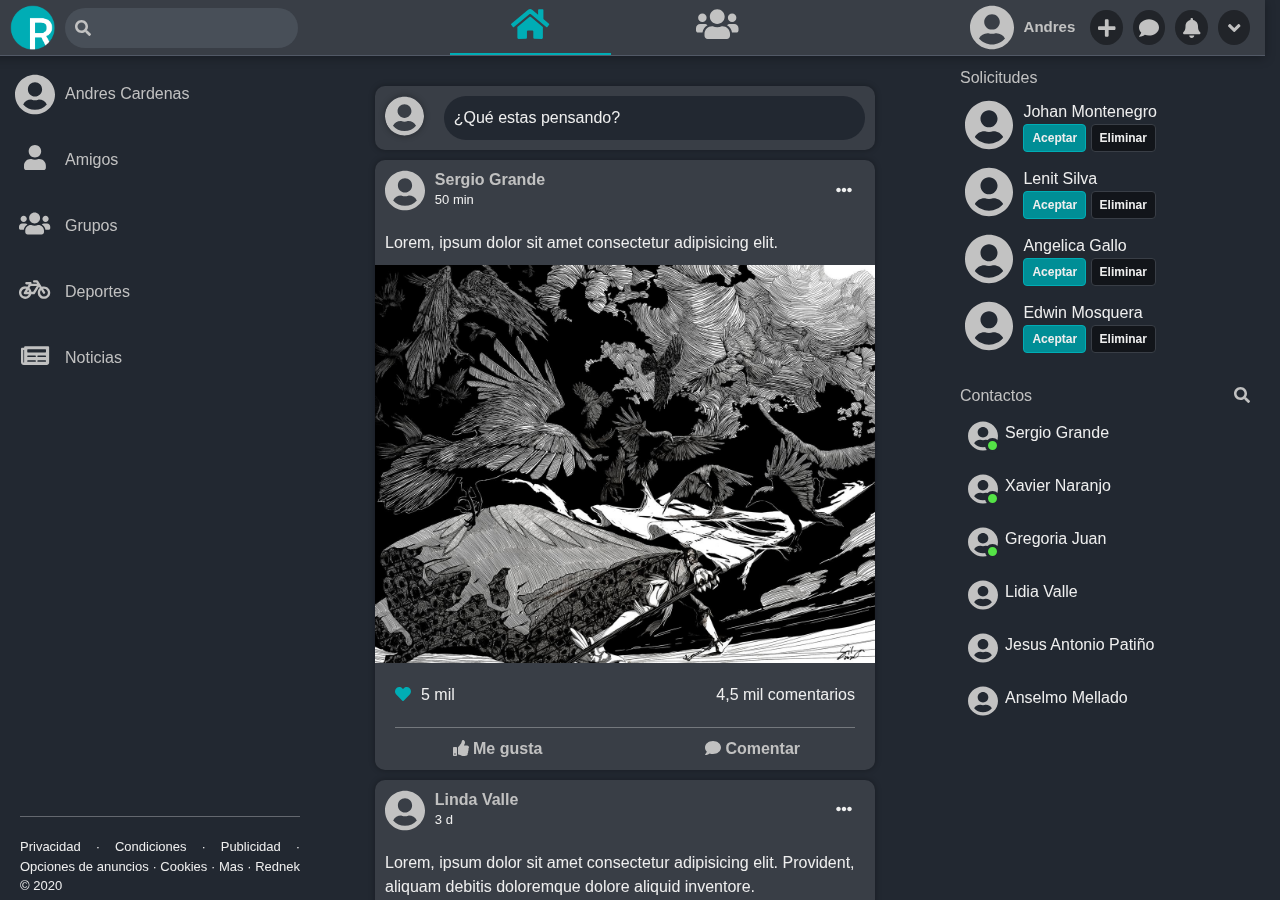
<file: index.html>
<!doctype html>
<html lang="es">

<head>
  <title>Home - Rednek</title>
  <!-- Required meta tags -->

  <meta name="description" content="descripcion.">
  <meta property="og:type" content="website">
  <meta property="og:title" content="RedNek.">
  <meta property="og:description" content="og descroption.">
  <meta property="og:site_name" content="RedNek">
  <meta name="twitter:card" content="summary">
  <meta name="twitter:site" content="@Iron_Maiden_29">
  <meta name="twitter:creator" content="@Iron_Maiden_29">
  <meta property="og:image" content="http://nekdress.servegame.com:5500/assets/icon.webp">

  <link rel="image_src" href="http://nekdress.servegame.com:5500/assets/icon.webp">

  <meta charset="utf-8">
  <meta name="viewport" content="width=device-width, initial-scale=1, shrink-to-fit=no">
  <link rel="shortcut icon" href="assets/icon.webp" type="image/x-icon">

  <!-- Bootstrap CSS -->  
  <link rel="stylesheet" href="assets/bootstrap/css/bootstrap.css">

  <!-- FA4 -->
  <link rel="stylesheet" href="assets/fa4/css/all.css">

  <!-- CSS's -->
  <link rel="stylesheet" href="assets/css/colores.css"><!-- Colores -->
  <link rel="stylesheet" href="assets/css/index.css">

</head>

<body>
  <div class="redactar">
    <div class="contenedor-redactar">
      <div class="header-redactar">
        <div class="title">Crear publicacion</div>
        <div class="btn-cerrar">
          <i class="fa fa-times" aria-hidden="true"></i>
        </div>
      </div>
      <hr>
      <div class="contenido-redactar">
        <div class="texto-redactado" contenteditable placeholder="¿Qué estás pensando, Andrés?"></div>
        <div class="agregar-a-publicacion">
          <div>Agregar a tu publicacion</div>
          <div class="botonera">
            <span class="image"><i class="fas fa-images"></i></span>
            <span class="video"><i class="fas fa-video"></i></span>
          </div>
        </div>
      </div>
      <button type="button" name="" id="" class="btn">Publicar</button>
    </div>
  </div>

  <div class="contenedor">
    <div class="row header">
      <div class="col-3">
        <div class="navegador">
          <img src="assets/icon.webp" alt="navegador">
          <form action="">
            <i class="fa fa-search" aria-hidden="true"></i>
            <input type="search" name="busqueda" id="busqueda">
          </form>
        </div>
      </div>
      <div class="col-6">
        <div class="botonera">
          <a href="#" class="active"><i class="fa fa-home"></i></a>
          <a href="#"><i class="fa fa-users"></i></a>
        </div>
      </div>
      <div class="col-3">
        <div class="user">
          <img src="assets/img/user.svg" alt="user-default">
          <a href="" class="username">Andres</a>
          <a href="" class="icon"><i class="fa fa-plus" aria-hidden="true"></i></a>
          <a href="" class="icon"><i class="fa fa-comment" aria-hidden="true"></i></a>
          <a href="" class="icon"><i class="fa fa-bell" aria-hidden="true"></i></a>
          <a href="" class="icon"><i class="fas fa-angle-down"></i></a>

        </div>
      </div>
    </div>
    <div class="row base">
      <div class="col-3 info">
        <div class="contenido">
          <div class="botonera-col-izquierda">
            <ul>

              <li>
                <a href="#" class="usuario">
                  <div class="foto">
                    <img src="assets/img/user.svg">
                  </div>
                  <div class="nombre">
                    Andres Cardenas
                  </div>
                </a>
              </li>

              <li>
                <a href="#" class="grupo">
                  <div class="imagen">
                    <i class="fa fa-user" aria-hidden="true"></i>
                  </div>
                  <div class="titulo">
                    Amigos
                  </div>
                </a>
              </li>

              <li>
                <a href="#" class="grupo">
                  <div class="imagen">
                    <i class="fa fa-users" aria-hidden="true"></i>
                  </div>
                  <div class="titulo">
                    Grupos
                  </div>
                </a>
              </li>

              <li>
                <a href="#" class="grupo">
                  <div class="imagen">
                    <i class="fa fa-bicycle" aria-hidden="true"></i>
                  </div>
                  <div class="titulo">
                    Deportes
                  </div>
                </a>
              </li>

              <li>
                <a href="#" class="grupo">
                  <div class="imagen">
                    <i class="fa fa-newspaper" aria-hidden="true"></i>
                  </div>
                  <div class="titulo">
                    Noticias
                  </div>
                </a>
              </li>

            </ul>
          </div>

          <hr>

          <p>
            Privacidad · Condiciones · Publicidad · Opciones de anuncios · Cookies · Mas · Rednek © 2020
          </p>

        </div>
      </div>
      <!-- ###### CONTENIDO CENTRAL ###### -->
      <div class="col-6 content">
        <div class="publicar">
          <form action="">
            <div class="imagen">
              <img src="assets/img/user.svg" alt="">
            </div>
            <div class="texto">¿Qué estas pensando?</div>
          </form>
        </div>

        <div class="publicacion">

          <div class="header-publicacion">
            <div class="foto">
              <img src="assets/img/user.svg" alt="usuario">
            </div>
            <div class="usuario-detalles">
              <div class="usuario">
                <a href="#">Sergio Grande</a>
              </div>
              <div class="detalles">
                <div class="tiempo">
                  50 min
                </div>
              </div>
            </div>
            <div class="options">
              <div class="btn">
                <i class="fas fa-ellipsis-h"></i>
              </div>
            </div>
          </div>

          <div class="contenido-publicacion">
            <div class="texto">
              Lorem, ipsum dolor sit amet consectetur adipisicing elit.
            </div>
            <div class="imagen">
              <img src="assets/img/publicaciones/prueba1.jpg" alt="prueba">
            </div>
            <div class="interaciones">
              <div class="likes">
                <div class="gesto">
                  <i class="fas fa-heart"></i>
                </div>
                <div class="nlikes">
                  5 mil
                </div>
              </div>
              <div class="ncomentarios">
                4,5 mil comentarios
              </div>
            </div>
            <hr>
            <div class="botones">
              <button type="button" name="" id="" class="btn btn-like">
                <i class="fas fa-thumbs-up"></i> Me gusta
              </button>
              <button type="button" name="" id="" class="btn btn-comentar">
                <i class="fa fa-comment" aria-hidden="true"></i> Comentar
              </button>
            </div>
          </div>
        </div>

        <div class="publicacion">

          <div class="header-publicacion">
            <div class="foto">
              <img src="assets/img/user.svg" alt="usuario">
            </div>
            <div class="usuario-detalles">
              <div class="usuario">
                <a href="#">Linda Valle</a>
              </div>
              <div class="detalles">
                <div class="tiempo">
                  3 d
                </div>
              </div>
            </div>
            <div class="options">
              <div class="btn">
                <i class="fas fa-ellipsis-h"></i>
              </div>
            </div>
          </div>

          <div class="contenido-publicacion">
            <div class="texto">
              Lorem, ipsum dolor sit amet consectetur adipisicing elit. Provident, aliquam debitis doloremque dolore
              aliquid inventore.
            </div>
            <div class="imagen">
              <img src="assets/img/publicaciones/prueba2.jpg" alt="prueba">
            </div>
            <div class="interaciones">
              <div class="likes">
                <div class="gesto">
                  <i class="fas fa-heart"></i>
                </div>
                <div class="nlikes">
                  13
                </div>
              </div>
              <div class="ncomentarios">
                2 comentarios
              </div>
            </div>
            <hr>
            <div class="botones">
              <button type="button" name="" id="" class="btn btn-like active">
                <i class="fas fa-thumbs-up"></i> Me gusta
              </button>
              <button type="button" name="" id="" class="btn btn-comentar">
                <i class="fa fa-comment" aria-hidden="true"></i> Comentar
              </button>
            </div>
            <hr>
            <div class="comentarios">
              <div class="ver-mas">
                Ver mas comentarios
              </div>
              <div class="contenedor-comentarios">
                
                <div class="comentario-usuario">
                  <div class="foto">
                    <img src="assets/img/user.svg" alt="user">
                  </div>

                  <div class="comentario">
                    <div class="nombre-usuario">
                      Andres Cardenas
                    </div>
                    <div class="texto">
                      Lorem ipsum dolor sit amet consectetur adipisicing elit. Architecto eius tenetur ad quidem facilis esse pariatur nemo expedita culpa deserunt!
                    </div>
                    <div class="btns-hora">
                      <div class="btns">
                        <a href="">Me gusta</a>
                      </div>
                      ·
                      <div class="hora">
                        50 min
                      </div>
                    </div>
                  </div>

                </div>
              </div>

              <div class="comentar">
                <div class="foto">
                  <img src="assets/img/user.svg" alt="user">
                </div>
                <div class="caja-texto" contenteditable placeholder="Escribe un comentario..." name="texto"></div>
              </div>
            </div>
          </div>
        </div>

        <div class="publicacion">

          <div class="header-publicacion">
            <div class="foto">
              <img src="assets/img/user.svg" alt="usuario">
            </div>
            <div class="usuario-detalles">
              <div class="usuario">
                <a href="#">Anselmo Mellado</a>
              </div>
              <div class="detalles">
                <div class="tiempo">
                  4 h
                </div>
              </div>
            </div>
            <div class="options">
              <div class="btn">
                <i class="fas fa-ellipsis-h"></i>
              </div>
            </div>
          </div>

          <div class="contenido-publicacion">
            <div class="texto">
              Lorem ipsum dolor sit amet consectetur adipisicing elit. Quos, ipsa voluptates expedita laboriosam
              provident ea. Rem ex ratione in explicabo sint, deleniti itaque modi nisi, fugit quae commodi voluptatum
              corporis.
            </div>
            <div class="imagen">
              <img src="assets/img/publicaciones/prueba3.png" alt="prueba">
            </div>
            <div class="interaciones">
              <div class="likes">
                <div class="gesto">
                  <i class="fas fa-heart"></i>
                </div>
                <div class="nlikes">
                  152 mil
                </div>
              </div>
              <div class="ncomentarios">
                83 mil comentarios
              </div>
            </div>
            <hr>
            <div class="botones">
              <button type="button" name="" id="" class="btn btn-like">
                <i class="fas fa-thumbs-up"></i> Me gusta
              </button>
              <button type="button" name="" id="" class="btn btn-comentar">
                <i class="fa fa-comment" aria-hidden="true"></i> Comentar
              </button>
            </div>
          </div>
        </div>

      </div>

      <div class="col-3 information">

        <div class="solicitudes">
          <div class="header-solicitudes">
            Solicitudes
          </div>

          <div class="contenedor-solicitudes">
            <ul>

              <li>
                <a href="">
                  <img src="assets/img/user.svg" alt="user">

                  <div class="datos">
                    <div class="nombre">
                      Johan Montenegro
                    </div>
                    <form action="">
                      <button type="button" id="aceptar" class="btn btn-primary">Aceptar</button>
                      <button type="button" id="rechazar" class="btn btn-dark">Eliminar</button>
                    </form>
                  </div>
                </a>
              </li>

              <li>
                <a href="">
                  <img src="assets/img/user.svg" alt="user">

                  <div class="datos">
                    <div class="nombre">
                      Lenit Silva
                    </div>
                    <form action="">
                      <button type="button" id="aceptar" class="btn btn-primary">Aceptar</button>
                      <button type="button" id="rechazar" class="btn btn-dark">Eliminar</button>
                    </form>
                  </div>
                </a>
              </li>

              <li>
                <a href="">
                  <img src="assets/img/user.svg" alt="user">

                  <div class="datos">
                    <div class="nombre">
                      Angelica Gallo
                    </div>
                    <form action="">
                      <button type="button" id="aceptar" class="btn btn-primary">Aceptar</button>
                      <button type="button" id="rechazar" class="btn btn-dark">Eliminar</button>
                    </form>
                  </div>
                </a>
              </li>

              <li>
                <a href="">
                  <img src="assets/img/user.svg" alt="user">

                  <div class="datos">
                    <div class="nombre">
                      Edwin Mosquera
                    </div>
                    <form action="">
                      <button type="button" id="aceptar" class="btn btn-primary">Aceptar</button>
                      <button type="button" id="rechazar" class="btn btn-dark">Eliminar</button>
                    </form>
                  </div>
                </a>
              </li>

            </ul>
          </div>

        </div>

        <div class="contactos">
          <div class="header-contactos">
            <div class="titulo">
              Contactos
            </div>
            <div class="btns">
              <span>
                <i class="fa fa-search" aria-hidden="true"></i>
              </span>
            </div>
          </div>
          <div class="contenedor-contactos">
            <ul>

              <li>
                <a href="">
                  <div class="foto-y-estado active">
                    <img src="assets/img/user.svg" alt="user">
                    <div class="estado">
                    </div>
                  </div>
                  Sergio Grande
                </a>
              </li>

              <li>
                <a href="">
                  <div class="foto-y-estado active">
                    <img src="assets/img/user.svg" alt="user">
                    <div class="estado">
                    </div>
                  </div>
                  Xavier Naranjo
                </a>
              </li>

              <li>
                <a href="">
                  <div class="foto-y-estado active">
                    <img src="assets/img/user.svg" alt="user">
                    <div class="estado">
                    </div>
                  </div>
                  Gregoria Juan
                </a>
              </li>

              <li>
                <a href="">
                  <div class="foto-y-estado">
                    <img src="assets/img/user.svg" alt="user">
                    <div class="estado">
                    </div>
                  </div>
                  Lidia Valle
                </a>
              </li>

              <li>
                <a href="">
                  <div class="foto-y-estado">
                    <img src="assets/img/user.svg" alt="user">
                    <div class="estado">
                    </div>
                  </div>
                  Jesus Antonio Patiño
                </a>
              </li>

              <li>
                <a href="">
                  <div class="foto-y-estado">
                    <img src="assets/img/user.svg" alt="user">
                    <div class="estado">
                    </div>
                  </div>
                  Anselmo Mellado
                </a>
              </li>

            </ul>
          </div>
        </div>
      </div>
    </div>
  </div>


  <!-- jQuery first, then Popper.js, then Bootstrap JS -->
  <script src="assets/bootstrap/js/jquery.min.js"></script>
  <script src="assets/bootstrap/js/popper.min.js"></script>
  <script src="assets/bootstrap/js/bootstrap.js"></script>

  <!-- FA4 -->
  <script src="assets/fa4/js/all.js"></script>

  <!-- script's -->
  <script src="assets/js/index.js"></script>

</body>

</html>
</file>
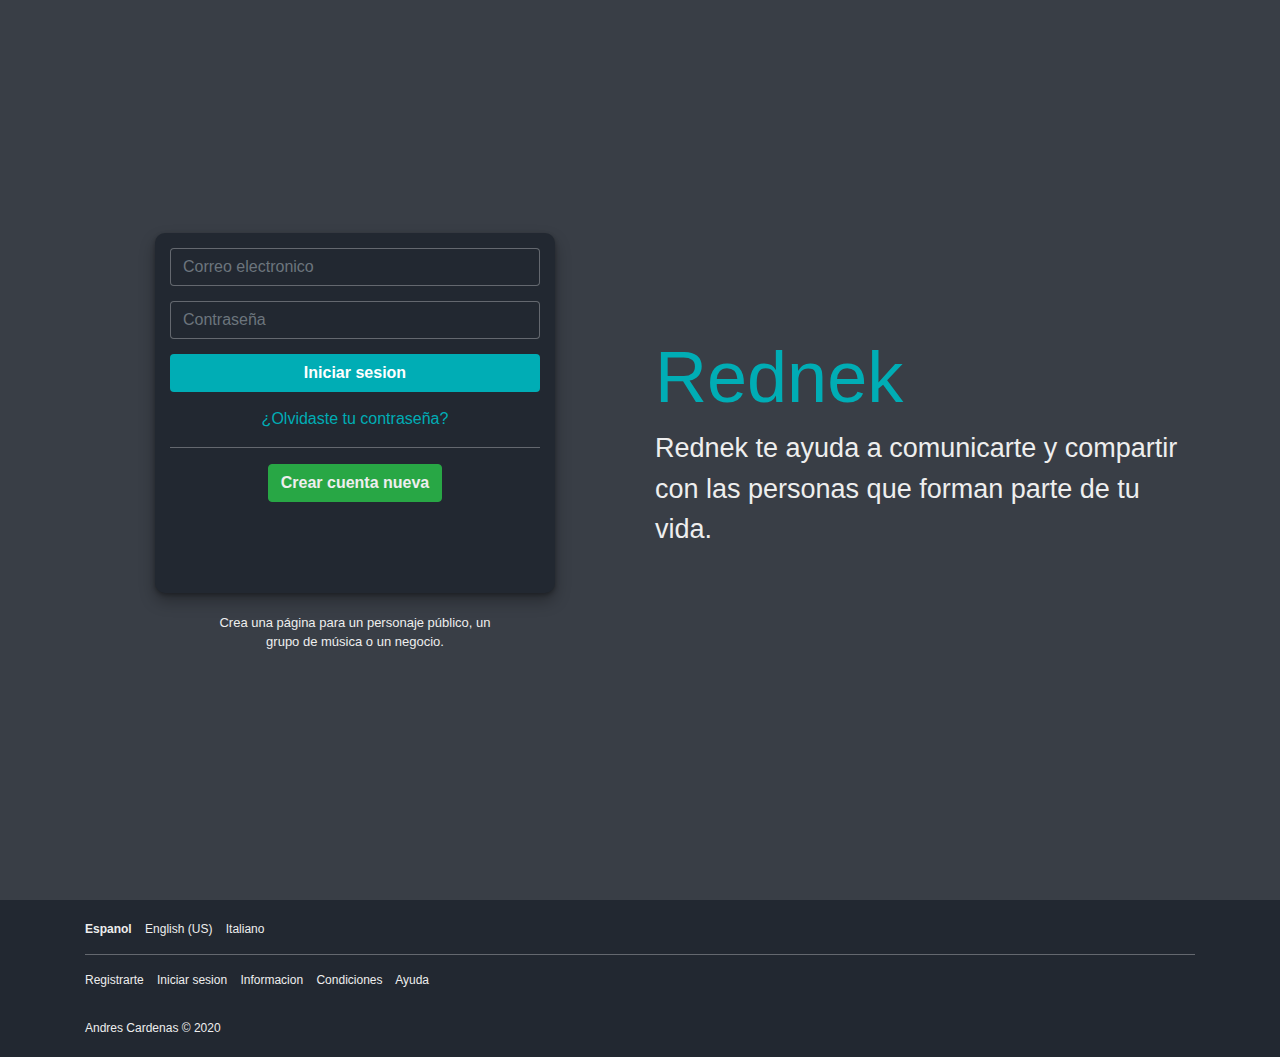
<file: login.html>
<!doctype html>
<html lang="es">

<head>
    <title>Inicio de sesion o registrarse - Rednek</title>
    <!-- Required meta tags -->
    <meta charset="utf-8">
    <meta name="viewport" content="width=device-width, user-scalable=no, initial-scale=1, maximum-scale=1">
    <link rel="shortcut icon" href="assets/favicon.ico" type="image/x-icon">

    <!-- Bootstrap CSS -->
    <link rel="stylesheet" href="assets/bootstrap/css/bootstrap.css">

    <!-- FA4 -->
    <link rel="stylesheet" href="assets/fa4/css/all.css">

    <!-- Css's -->
    <link rel="stylesheet" href="assets/css/login.css">
    <link rel="stylesheet" href="assets/css/scroll-bar.css">
    <link rel="stylesheet" href="assets/css/colores.css"><!-- Colores -->

</head>

<body>

    <div class="registro">
        <div class="contenedor">
            <div class="btn-cerrar">
                <i class="fa fa-times" aria-hidden="true"></i>
            </div>
            <h4>Registrarte</h4>
            <label for="">Es rapido y facil.</label>
            <hr>
            <form action="">
                <input type="text" name="nombrer" id="nombrer" placeholder="Nombre" autocomplete="off">
                <input type="text" name="apellidor" id="apellidor" placeholder="Apellido" autocomplete="off">
                <input type="email" name="emailr" id="emailr" placeholder="Correo electronico" autocomplete="off">
                <input type="password" name="passr" id="passr" placeholder="Contrasena nueva" autocomplete="off">
                <small>Fecha de nacimiento</small>
                <select name="dia" id="dia">
                    <option value="1" selected>1</option>
                    <option value="2">2</option>
                    <option value="3">3</option>
                    <option value="4">4</option>
                </select>
                <select name="mes" id="mes">
                    <option value="1" selected>Enero</option>
                    <option value="2">Febrero</option>
                    <option value="3">Marzo</option>
                    <option value="4">Abril</option>
                </select>
                <select name="anio" id="anio">
                    <option value="1" selected>1990</option>
                    <option value="2">1995</option>
                    <option value="3">2000</option>
                    <option value="4">2005</option>
                </select>
                <small>Sexo</small>
                <span>
                    <label for="mujer">Mujer</label>
                    <input type="radio" name="sexo" value="1">
                </span>
                <span>
                    <label for="mujer">Hombre</label>
                    <input type="radio" name="sexo" value="2">
                </span>
                <span>
                    <label for="mujer">Personalizado</label>
                    <input type="radio" name="sexo" value="3">
                </span>
                <div class="politica">
                    Al hacer clic en "Registrarte", aceptas nuestras Condiciones, la <a href="#">Política de datos</a> y
                    la <a href="#">Política de cookies</a>. Es posible que te enviemos notificaciones por SMS, que
                    puedes desactivar cuando quieras.
                </div>
                <div class="btn-registrarse">
                    <input type="submit" value="Registrarte" class="btn btn-success">
                </div>
            </form>
        </div>
    </div>

    <div class="container contenido">
        <div class="row">
            <div class="col">
                <div class="login">
                    <h1 class="display-4" id="prueba">Rednek</h1>
                    <form action="">
                        <input type="email" name="email" id="email" class="form-control"
                            placeholder="Correo electronico" autocomplete="off">
                        <input type="password" name="pass" id="pass" class="form-control" placeholder="Contraseña"
                            autocomplete="off">
                        <input type="submit" value="Iniciar sesion" class="form-control">
                        <a href="#">¿Olvidaste tu contraseña?</a>
                        <hr>
                        <a class="btn btn-success" role="button">Crear cuenta nueva</a>
                    </form>
                    <p>Crea una página para un personaje público, un grupo de música o un negocio.
                    </p>
                </div>
            </div>
            <div class="col bnv">
                <div class="bienvenida">
                    <h1 class="display-3" id="prueba">Rednek</h1>
                    <p>Rednek te ayuda a comunicarte y compartir con las personas que forman parte de tu vida.</p>
                </div>
            </div>
        </div>
    </div>
    <div class="footer">
        <div class="container">
            <div class="idioma">
                <a href="#" class="active">Espanol</a>
                <a href="#">English (US)</a>
                <a href="#">Italiano</a>
            </div>
            <hr>
            <div class="links">
                <a href="#">Registrarte</a>
                <a href="#">Iniciar sesion</a>
                <a href="#">Informacion</a>
                <a href="#">Condiciones</a>
                <a href="#">Ayuda</a>
            </div>
            <div class="copyrigth">
                Andres Cardenas &copy; 2020
            </div>
        </div>
    </div>


    <!-- jQuery first, then Popper.js, then Bootstrap JS -->
    <script src="assets/bootstrap/js/jquery.min.js"></script>
    <script src="assets/bootstrap/js/popper.min.js"></script>
    <script src="assets/bootstrap/js/bootstrap.js"></script>

    <!-- FA4 -->
    <script src="assets/fa4/js/all.js"></script>

    <!-- Script's -->
    <script src="assets/js/menu-registro.js"></script>
</body>

</html>
</file>
<file: assets/css/colores.css>
:root {
    --girs-oscuro: #222831;
    --girs-oscuro-transpoarente: #0a0b0cc9;
    --girs-claro: #393e46;
    --azul-celeste: #00adb5;
    --azul-celeste-hover: #008e96;
    --blanco-socuro: #eeeeee;
    --gris-botones-hover: #12151a;
    --status-active: #54e346;
    --letras-grises: #C1C1C1;
}
</file>
<file: assets/css/index.css>
:root {
    --girs-oscuro: #222831;
    --girs-oscuro-transpoarente: #0a0b0cc9;
    --girs-claro: #393e46;
    --azul-celeste: #00adb5;
    --azul-celeste-hover: #008e96;
    --blanco-socuro: #eeeeee;
    --gris-botones-hover: #12151a;
    --status-active: #54e346;
    --letras-grises: #C1C1C1;
}



hr {
    border-top: 1px solid rgba(255, 255, 255, .3);
    margin: 0 20px;
}

.redactar {
    width: 100vw;
    height: 100vh;
    position: fixed;
    background: var(--girs-oscuro-transpoarente);
    z-index: 1001;
    display: none;
    align-items: center;
    justify-content: center;
}

.redactar .contenedor-redactar {
    background: var(--girs-claro);
    width: 500px;
    padding: 10px;
    border-radius: 10px;
    color: var(--blanco-socuro);
    position: relative;
    border: 1px solid rgba(131, 131, 131, 0.3);
    box-shadow: 0 0 6px  1px black;
}

.redactar .contenedor-redactar .title {
    font-weight: 700;
    margin: 10px 0px;
    text-align: center;
    font-size: 20px;
}

.redactar .contenedor-redactar .btn-cerrar {
    position: absolute;
    top: 10px;
    right: 15px;
    font-size: 20px;
    background: var(--gris-botones-hover);
    padding: 2px 10px;
    border-radius: 50px;
    cursor: pointer;
    transition: all .3s;
}

.redactar .contenedor-redactar .btn-cerrar:hover {
    background: var(--girs-oscuro);
    transition: all .1s;
}

.redactar .contenedor-redactar .contenido-redactar .texto-redactado {
    margin: 20px 20px;
    font-size: 20px;
    font-weight: 400;
    min-height: 80px;
    cursor: text;
}

[contenteditable][placeholder]:empty:before {
    content: attr(placeholder);
    position: absolute;
    color: gray;
    background-color: transparent;
}
  

.redactar .contenedor-redactar .contenido-redactar .agregar-a-publicacion {
    display: flex;
    justify-content: space-between;
    align-items: center;
    margin: 0 20px;
    border: 1px solid rgba(255, 255, 255, .3);
    padding: 15px 15px;
    border-radius: 10px;
}

.redactar .contenedor-redactar .contenido-redactar .agregar-a-publicacion .botonera span {
    padding: 7px 8px;
    font-size: 23px;
    cursor: pointer;
    border-radius: 20px;
}

.redactar .contenedor-redactar .contenido-redactar .agregar-a-publicacion .botonera span:hover {
    background: #12151a;
}

.redactar .contenedor-redactar .contenido-redactar .agregar-a-publicacion .botonera span:nth-child(1) {
    color: #54b94b;
}

.redactar .contenedor-redactar .contenido-redactar .agregar-a-publicacion .botonera span:nth-child(2) {
    color: rgb(230, 75, 75);
}

.redactar .contenedor-redactar button {
    background: var(--azul-celeste-hover);
    margin: 20px 20px 0;
    border: var(--azul-celeste-hover);
    color: var(--blanco-socuro);
    width: 438px;
}

.redactar .contenedor-redactar button:focus {
    background: var(--azul-celeste);
    box-shadow: 0 0 3px var(--azul-celeste);
    border: none;
}

.redactar .contenedor-redactar button:hover {
    background: var(--azul-celeste);
    box-shadow: 0 0 3px var(--azul-celeste);
    border: none;

}

body {
    background: var(--girs-oscuro);
    overflow-x: hidden;
}

body .contenedor {
    overflow: hidden;
}

/* ###### HEADER ###### */

.contenedor .header {
    width: 100vw;
    height: 56px;
    background: var(--girs-claro);
    color: rgb(194, 194, 194);
    border-bottom: 1px solid #525966;
    position: fixed;
    box-shadow: 0 2px 10px rgba(0, 0, 0, 0.301);
    overflow: hidden;
}

.contenedor .header .navegador {
    max-width: 200px;
    height: 45px;
    display: flex;
    align-items: center;
    margin: 5px 10px;
}

.contenedor .header .navegador img {
    height: 100%;
    object-fit: contain;
}

.contenedor .header .navegador form {
    display: flex;
    align-items: center;
    background: #484f58;
    padding: 7px 10px;
    margin-left: 10px;
    border-radius: 20px;
}

.contenedor .header .navegador form input {
    background: #484f58;
    border: 0px;
    color: var(--blanco-socuro);
    margin-left: 7px;
    width: 190px;
}

.contenedor .header .navegador form input:focus {
    outline: 0px;
}

.contenedor .header .botonera {
    /* background: #000; */
    height: 100%;
    text-align: center;
}

.contenedor .header .botonera a {
    color: rgb(194, 194, 194);
    cursor: pointer;
    padding: 9px 10%;
    margin: 0 10px;
    font-size: 34px;
}

.contenedor .header .botonera a.active {
    border-bottom: 2px var(--azul-celeste) solid;
    color: var(--azul-celeste);
}

.contenedor .header .user {
    height: 45px;
    width: 100%;
    display: flex;
    align-items: center;
    margin: 5px;
}

.contenedor .header .user img {
    height: 100%;
    margin: 0 10px 0 5px;
}

.contenedor .header .user a.username {
    color: rgb(194, 194, 194);
    font-size: 15px;
    font-weight: 600;
    margin: 0 10px 0 0;
}

.contenedor .header .user a.icon {
    color: rgb(194, 194, 194);
    font-size: 20px;
    margin: 5px;
    width: 35px;
    height: 35px;
    border-radius: 50%;
    background: #212429;
    display: flex;
    align-items: center;
    justify-content: center;
}

/* ###### FIN HEADER ###### */

/* BASE DE LA PAGINA */

.contenedor .base {
    position: fixed;
    width: 100vw;
    height: calc(100vh - 56px);
    top: 56px;
}

/* ###### COLUMNA IZQUIERDA ###### */

.contenedor .base .info {
    height: calc(100vh - 56px);
    color: var(--blanco-socuro);
    overflow-y: hidden;
    transition: all .3s;
}

.contenedor .base .info .contenido {
    width: 320px;
    scrollbar-color: var(--blanco-socuro) var(--girs-oscuro);
    scrollbar-width: thin;
}

.contenedor .base .info:hover {
    overflow-y: auto;
}

.contenedor .base .info::-webkit-scrollbar {
    background: var(--girs-claro);
    width: 5px;
}

.contenedor .base .info::-webkit-scrollbar-thumb {
    background: var(--letras-grises);
    border-radius: 30px;
} 

.contenedor .base .info .contenido .botonera-col-izquierda {
    min-height: calc(100vh - 150px);
}

.contenedor .base .info .contenido ul {
    padding-left: 10px ;
    padding-top: 0px;
}

.contenedor .base .info .contenido ul li {
    list-style: none;
    user-select: none;
    cursor: pointer;
    padding: 8px 5px;
    margin: 10px 10px 0 0;
}

.contenedor .base .info .contenido ul li:hover {
    background: var(--gris-botones-hover);
    border-radius: 10px;
}

.contenedor .base .info .contenido ul li .usuario {
    display: flex;
    align-items: center;
    text-decoration: none;
    color: var(--letras-grises);
    font-weight: 500;
}

.contenedor .base .info .contenido ul li .usuario .foto {
    width: 40px;
    height: 40px;
    margin-right: 10px;
}

.contenedor .base .info .contenido ul li .grupo {
    display: flex;
    align-items: center;
    text-decoration: none;
    color: var(--letras-grises);
    font-weight: 500;
}

.contenedor .base .info .contenido ul li .grupo .imagen {
    width: 40px;
    height: 40px;
    font-size: 25px;
    margin-right: 10px;
    text-align: center;
}

.contenedor .base .info .contenido p {
    font-size: 13px;
    margin: 20px;
    text-align: justify;
}

/* ###### FIN COLUMNA IZQUIERDA ###### */
/* ###### INICIO COLUMNA DERECHA ###### */

.contenedor .base .information {
    height: calc(100vh - 56px);
    overflow-y: hidden;
    scrollbar-color: var(--blanco-socuro) var(--girs-oscuro);
    scrollbar-width: thin;
}

.contenedor .base .information:hover {
    overflow-y: auto;
}

.contenedor .base .information::-webkit-scrollbar {
    background: var(--girs-claro);
    width: 5px;
}

.contenedor .base .information::-webkit-scrollbar-thumb {
    background: var(--letras-grises);
    border-radius: 30px;
} 

.contenedor .base .information::-moz-scrollbar {
    background: var(--girs-claro);
    width: 5px;
}

/* CONTACTOS */

.contenedor .base .information .contactos {
    overflow-y: auto;
}

.contenedor .base .information .contactos .header-contactos {
    display: flex;
    color: var(--letras-grises);
    justify-content: space-between;
    padding: 10px 10px 0 0;
    width: 300px;
}

.contenedor .base .information .contactos .contenedor-contactos {
    width: 95%;
    width: 300px;
}

.contenedor .base .information .contactos .contenedor-contactos ul {
    padding-left: 0px;
}

.contenedor .base .information .contactos .contenedor-contactos ul li {
    list-style: none;
    margin: 5px 0;
    padding: 8px;
    border-radius: 10px;
    cursor: pointer;
}

.contenedor .base .information .contactos .contenedor-contactos ul li:hover{
    background: var(--gris-botones-hover);    
}

.contenedor .base .information .contactos .contenedor-contactos ul li a {
    text-decoration: none;
    color: var(--blanco-socuro);
    font-weight: 500;
    display: flex;
}

.contenedor .base .information .contactos .contenedor-contactos ul li a .foto-y-estado {
    height: 32px;
    width: 32px;
    position: relative;
    margin-right: 5px;
}


.contenedor .base .information .contactos .contenedor-contactos ul li a .foto-y-estado img{
    height: 30px;
    width: 30px;
    object-fit: cover;
    margin-right: 10px;
}

.contenedor .base .information .contactos .contenedor-contactos ul li a .foto-y-estado .estado{
    display: none;
}


.contenedor .base .information .contactos .contenedor-contactos ul li a .foto-y-estado.active .estado{
    display: block;
    background: var(--status-active);
    width: 15px;
    height: 15px;
    position: absolute;
    bottom: 0px;
    right: 0px;
    border-radius: 50px;
    border: 3px solid var(--girs-oscuro);
}

/* HEADER SOLICITUDES */

.contenedor .base .information  .header-solicitudes {
    display: flex;
    color: var(--letras-grises);
    justify-content: space-between;
    padding: 10px 50px 0 0;
}

.contenedor .base .information  .contenedor-solicitudes {
    width: 95%;
}

.contenedor .base .information  .contenedor-solicitudes ul {
    padding-left: 0px;
}

.contenedor .base .information  .contenedor-solicitudes ul li {
    list-style: none;
    margin: 5px 0;
    padding: 5px;
    border-radius: 10px;
}

.contenedor .base .information  .contenedor-solicitudes ul li:hover {
    background: var(--gris-botones-hover);
}

.contenedor .base .information  .contenedor-solicitudes ul li a {
    text-decoration: none;
    color: var(--blanco-socuro);
    font-weight: 500;
    display: flex;
}

.contenedor .base .information  .contenedor-solicitudes ul li a img{
    height: 50px;
    object-fit: cover;
    margin-right: 10px;
}

.contenedor .base .information  .contenedor-solicitudes ul li a  .datos form button{
    font-size: 12px;
    font-weight: 600;
    padding: 4px 8px;
}

.contenedor .base .information  .contenedor-solicitudes ul li a  .datos form button#aceptar {
    background: var(--azul-celeste-hover);
    border: 1px solid var(--azul-celeste);
    color: var(--blanco-socuro);
}

.contenedor .base .information  .contenedor-solicitudes ul li a  .datos form button#aceptar:focus {
    box-shadow: none;
    background: var(--azul-celeste);
}

.contenedor .base .information  .contenedor-solicitudes ul li a  .datos form button#rechazar {
    background: var(--gris-botones-hover);
    border: 1px solid var(--girs-claro);
    color: var(--blanco-socuro);
}

.contenedor .base .information  .contenedor-solicitudes ul li a  .datos form button#rechazar:focus {
    box-shadow: none;
    background: var(--girs-claro);
}

/* ###### FIN COLUMNA DERECHA ###### */

/* ###### COLUMNA CENTRAL ###### */


.contenedor .base .content {
    color: var(--blanco-socuro);
    padding-top: 20px;
    overflow: auto;
    height: calc(100vh - 56px);
    scrollbar-color: var(--blanco-socuro) var(--girs-oscuro);
    scrollbar-width: none;
}

.contenedor .base .content::-webkit-scrollbar {
    background: var(--girs-oscuro);
    width: 0px;
}
/* 
.contenedor .base .content::-webkit-scrollbar-thumb {
    background: var(--letras-grises);
    border-radius: 50px;
    cursor: pointer;
}

.contenedor .base .content::-webkit-scrollbar-button {
    background: var(--girs-oscuro);
    color: var(--letras-grises);
}

.contenedor .base .content::-webkit-scrollbar-button:vertical:decrement {
    background-image: url('../img/scrollbar/navigate-up-arrow.svg');
    background-size: 10px;
    background-repeat: no-repeat;
}

.contenedor .base .content::-webkit-scrollbar-button:vertical:increment {
    background-image: url('../img/scrollbar/arrow-down-sign-to-navigate.svg');
    background-size: 10px;
    background-repeat: no-repeat;
} */

.contenedor .base .content .publicar {
    background: var(--girs-claro);
    padding: 10px;
    border-radius: 10px;
    width: 500px;
    box-shadow: 0 0 6px rgba(0, 0, 0, 0.315);
    margin: 10px auto;
}

.contenedor .base .content .publicar form {
    display: flex;
}

.contenedor .base .content .publicar .imagen {
    height: 40px;
    width: 40px;
}

.contenedor .base .content .publicar .imagen img {
    height: 100%;
    border-radius: 50px;
    box-shadow: 0px 0px 6px rgba(0, 0, 0, 0.315);
}

.contenedor .base .content .publicar .texto {
    background: var(--girs-oscuro);
    padding: 10px;
    width: 100%;
    margin-left: 20px;
    border-radius: 30px;
    cursor: pointer;
    transition: all .2s;
}

.contenedor .base .content .publicar .texto:hover {
    background: #1b2027;
}

.contenedor .base .content .publicacion {
    background: var(--girs-claro);
    border-radius: 10px;
    width: 500px;
    box-shadow: 0 0 6px rgba(0, 0, 0, 0.315);
    margin: 10px auto;
}

.contenedor .base .content .publicacion .header-publicacion {
    display: flex;
    padding: 10px;
}

.contenedor .base .content .publicacion .header-publicacion .foto {
    width: 40px;
    margin-right: 10px;
}

.contenedor .base .content .publicacion .header-publicacion .usuario-detalles {
    line-height: 20px;
    width: 390px;
}

.contenedor .base .content .publicacion .header-publicacion .usuario-detalles .usuario {
    font-weight: 600;
}

.contenedor .base .content .publicacion .header-publicacion .usuario-detalles .usuario a{
    font-weight: 600;
    color: var(--letras-grises);
}


.contenedor .base .content .publicacion .header-publicacion .usuario-detalles .detalles .tiempo {
    font-weight: 400;
    font-size: 13px;
}

.contenedor .base .content .publicacion .header-publicacion .options {
    display: flex;
    align-items: center;
}

.contenedor .base .content .publicacion .header-publicacion .options .btn {
    cursor: pointer;
    color: var(--blanco-socuro);
}

.contenedor .base .content .publicacion .contenido-publicacion .texto {
    font-weight: 300;
    padding: 10px;
}

.contenedor .base .content .publicacion .contenido-publicacion .imagen {
    width: 100%;
    max-height: 400px;
    overflow: hidden;
}

.contenedor .base .content .publicacion .contenido-publicacion .imagen img{
    width: 100%;
    cursor: pointer;
}

.contenedor .base .content .publicacion .contenido-publicacion .interaciones {
    display: flex;
    padding: 20px;
    justify-content: space-between;
}

.contenedor .base .content .publicacion .contenido-publicacion .interaciones .likes {
    display: flex;
}

.contenedor .base .content .publicacion .contenido-publicacion .interaciones .likes .gesto {
    margin-right: 10px;
    color: var(--azul-celeste);
}

.contenedor .base .content .publicacion .contenido-publicacion .interaciones .likes .nlikes {
    margin-right: 10px;
}

.contenedor .base .content .publicacion .contenido-publicacion .botones { 
    display: flex;
    justify-content: space-between;
}

.contenedor .base .content .publicacion .contenido-publicacion .botones > button {
    width: 45%;
    text-align: center;
    font-weight: 600;
    padding: 5px 5px;
    margin: 3px 10px;
    color: var(--letras-grises);
    transition: all .1s;
}

.contenedor .base .content .publicacion .contenido-publicacion .botones > button.active{
    color: var(--azul-celeste);
}

.contenedor .base .content .publicacion .contenido-publicacion .botones > button:hover {
    background: var(--girs-oscuro);
}

.contenedor .base .content .publicacion .contenido-publicacion .botones > button:focus {
    border: none;
    box-shadow: none;
}

.contenedor .base .content .publicacion .contenido-publicacion .comentarios .ver-mas {
    font-weight: 500;
    padding: 7px 20px;
    cursor: pointer;
}

.contenedor .base .content .publicacion .contenido-publicacion .comentarios .ver-mas:hover {
    text-decoration: underline;
}

.contenedor .base .content .publicacion .contenido-publicacion .comentarios .comentario-usuario{
    display: flex;
}

.contenedor .base .content .publicacion .contenido-publicacion .comentarios .comentario-usuario .foto {
    width: 30px;
    height: 30px;
    margin: 10px 15px 0px 25px;
    border-radius: 50px;
}

.contenedor .base .content .publicacion .contenido-publicacion .comentarios .comentario-usuario .comentario {
    width: 420px;
    margin: 10px 10px 10px 0px;
    background: var(--girs-oscuro);
    padding: 10px;
    border-radius: 10px;
}

.contenedor .base .content .publicacion .contenido-publicacion .comentarios .comentario-usuario .comentario .nombre-usuario {
    font-weight: 600;
}

.contenedor .base .content .publicacion .contenido-publicacion .comentarios .comentario-usuario .comentario .texto {
    padding: 0;
    line-height: 19px;
}

.contenedor .base .content .publicacion .contenido-publicacion .comentarios .comentario-usuario .comentario .btns-hora {
    display: flex;
    color: var(--letras-grises);
    font-size: 12px;
    font-weight: 600;
}

.contenedor .base .content .publicacion .contenido-publicacion .comentarios .comentario-usuario .comentario .btns-hora .btns a{
    color: var(--letras-grises);
    margin-right: 10px;
}

.contenedor .base .content .publicacion .contenido-publicacion .comentarios .comentario-usuario .comentario .btns-hora .hora {
    margin-left: 10px;
}

.contenedor .base .content .publicacion .contenido-publicacion .comentarios .comentar {
    display: flex;
    align-items: center;
}

.contenedor .base .content .publicacion .contenido-publicacion .comentarios .comentar .foto {
    width: 50px;
    height: 50px;
    margin: 0 5px 0 20px;
    padding: 7px;
}

.contenedor .base .content .publicacion .contenido-publicacion .comentarios .comentar .caja-texto {
    width: 100%;
    min-height: 20px;
    background: var(--girs-oscuro);
    padding: 10px;
    margin: 10px 10px 10px 0;
    border-radius: 10px;
    cursor: text;
}
</file>
<file: assets/css/login.css>
hr {
    border-top: 1px solid rgba(255, 255, 255, .3);
}

/* Registro */

.registro {
    width: 100vw;
    height: 100vh;
    position: fixed;
    z-index: 1000;
    display: none;
    justify-content: center;
    align-items: center;
    background: rgba(34, 40, 49, 0.705);
}

.registro .contenedor {
    background: var(--girs-claro);
    width: 400px;
    box-shadow: 0 2px 4px rgba(0, 0, 0, .3), 0 8px 16px rgba(0, 0, 0, .3);
    border-radius: 10px;
    color: var(--blanco-socuro);
    position: relative;
    overflow-y: auto;
}

.registro .contenedor h4 {
    font-weight: 700;
    margin: 10px 10px 0px;
}

.registro .contenedor label {
    margin: 0px 10px;
}

.registro .contenedor .btn-cerrar {
    width: 20px;
    height: 20px;
    position: absolute;
    right: 10px;
    top: 5px;
    font-size: 25px;
    cursor: pointer;
}

.registro .contenedor form input,
.registro .contenedor form select,
.registro .contenedor form span {
    background: var(--girs-claro);
    border: 1px solid rgba(255, 255, 255, .3);
    color: var(--blanco-socuro);
}

.registro .contenedor form input:hover,
.registro .contenedor form select:hover,
.registro .contenedor form span:hover {
    background: var(--girs-oscuro);
}

.registro .contenedor form input:focus,
.registro .contenedor form select:focus,
.registro .contenedor form span:focus {
    background: var(--girs-oscuro);
    outline: none;
    box-shadow: 0 0 6px rgba(255, 255, 255, .3);
}


.registro .contenedor form input[type="text"] {
    width: 183px;
    padding: 10px;
    font-size: 15px;
    line-height: 16px;
    border-radius: 5px;
    margin: 0px 5px;
}

.registro .contenedor form input[type="text"]#nombrer {
    margin-left: 10px;
}

.registro .contenedor form input[type="email"],
.registro .contenedor form input[type="password"] {
    width: 380px;
    padding: 10px;
    font-size: 15px;
    line-height: 16px;
    border-radius: 5px;
    margin-left: 10px;
    margin-top: 10px;
}

.registro .contenedor form small {
    display: block;
    margin: 10px 10px 5px 10px;
}

.registro .contenedor form select {
    padding: 7px;
    font-size: 15px;
    line-height: 16px;
    border-radius: 5px;
    margin-left: 10px;
    width: calc(88%/3);
}

.registro .contenedor form span {
    padding: 10px 16px;
    font-size: 15px;
    line-height: 16px;
    border-radius: 5px;
    margin-left: 10px;
    color: #000;
    overflow: hidden;
    display: inline-block;
}

.registro .contenedor form span label {
    color: var(--blanco-socuro);
    margin: 0px;
}

.registro .contenedor form .politica {
    font-size: 11px;
    margin: 10px;
    line-height: 12px;
}

.registro .contenedor form .btn-registrarse {
    text-align: center;
    margin-bottom: 10px;
}

.registro .contenedor form .btn-registrarse input {
    font-weight: 800;
    background: #28a745;
    border: 1px solid #28a745;
}

/* Fin registro */

body {
    background: var(--girs-claro);
    overflow-x: hidden;
}

.container.contenido {
    width: 100vw;
    height: 100vh;
}

.container.contenido .row .col {
    width: 100%;
    height: 100vh;
    display: flex;
    align-items: center;
    justify-content: center;
}

.container.contenido .row .col .login {
    text-align: center;
}

.container.contenido .row .col .login .display-4 {
    display: none;
}

.container.contenido .row .col .login form {
    width: 400px;
    min-height: 40vh;
    background: var(--girs-oscuro);
    border-radius: 10px;
    padding: 15px;
    text-align: center;
    box-shadow: 0 2px 4px rgba(0, 0, 0, .3), 0 8px 16px rgba(0, 0, 0, .3);
}

.container.contenido .row .col .login form input {
    margin-bottom: 15px;
}

.container.contenido .row .col .login form input[type="email"],
.container.contenido .row .col .login form input[type="password"] {
    background: var(--girs-oscuro);
    border: 1px solid rgba(255, 255, 255, .3);
    color: var(--blanco-socuro);
}

.container.contenido .row .col .login form input[type="email"]:focus,
.container.contenido .row .col .login form input[type="password"]:focus {
    box-shadow: 0 0 6px var(--azul-celeste);
    background: var(--girs-claro);
}

.container.contenido .row .col .login form input[type="submit"] {
    background: var(--azul-celeste);
    border: 0px;
    color: #fff;
    font-weight: 600;
    transition: all .2s;
}

.container.contenido .row .col .login form input[type="submit"]:hover {
    background: var(--azul-celeste-hover);
}

.container.contenido .row .col .login form a {
    color: var(--azul-celeste);
}

.container.contenido .row .col .login form a.btn {
    color: var(--blanco-socuro);
    font-weight: 600;
}

.container.contenido .row .col .login p {
    margin-top: 20px;
    text-align: center;
    width: 400px;
    color: var(--blanco-socuro);
    padding: 0 60px;
    font-size: 13px;
}

.container.contenido .row .col .bienvenida {
    color: var(--azul-celeste);
    text-align: left;
}

.container.contenido .row .col .bienvenida * {
    display: block;
}

.container.contenido .row .col .bienvenida h1 {
    user-select: none;
}

.container.contenido .row .col .bienvenida p {
    color: var(--blanco-socuro);
    font-size: 27px;
    font-weight: 200;
}

.footer {
    width: 100vw;
    min-height: 100px;
    background: var(--girs-oscuro);
}

.footer .container {
    color: var(--blanco-socuro);
    padding-top: 20px;
    padding-bottom: 20px;
    font-size: 12px;
}

.footer .container .idioma a {
    color: var(--blanco-socuro);
    margin-right: 10px;
}

.footer .container .idioma a.active {
    font-weight: 800;
}

.footer .container .links a {
    color: var(--blanco-socuro);
    margin-right: 10px;
}

.footer .container .copyrigth {
    margin-top: 30px;
}

@media (max-width: 640px)  {
    .container.contenido {
        height: 450px  !important;
    }

    .container.contenido .row .col.bnv {
        display: none !important;
    }

    .container.contenido .row .col .login {
        width: 500px  !important;
    }

    .container.contenido .row .col {
        display: block  !important;
    }

    .container.contenido .row .col .login form {
        background: transparent !important;
        box-shadow: none !important;
        margin: 0px;
        padding: 0px;
        padding: 15px 0 0 0;
        width: 500px  !important;
    }

    .container.contenido .row .col .login p {
        padding-top: 0px;
        width: 500px !important;
    }

    .container.contenido .row .col .login .display-4 {
        display: block;
        color: var(--azul-celeste);
        width: 500px !important;
        margin-top: 20px;
    }

    .registro .contenedor {
        width: 520px !important;
        box-shadow: none !important;
        border-radius: 10px;
        color: var(--blanco-socuro);
        position: relative;
    }

    .registro .contenedor input {
        display: block;
    }

    .registro .contenedor form input[type="text"] {
        width: 500px !important;
        margin: 10px 5px;
    }

    .registro .contenedor form input[type="text"]#nombrer {
        margin-left: 10px;
    }

    .registro .contenedor form input[type="text"]#apellidor {
        margin-left: 10px;
    }

    .registro .contenedor form input[type="email"],
    .registro .contenedor form input[type="password"] {
        width: 500px !important;
    }

    .registro .contenedor form select {
        padding: 7px;
        font-size: 15px;
        line-height: 16px;
        border-radius: 5px;
        margin-left: 10px;
        width: calc(84%/3);
    }

    .registro .contenedor form span {
        width: 100px !important;
        display: inline-block;
    }

    .registro .contenedor form .btn-registrarse input {
        margin: auto;
    }

    .registro .contenedor form .btn-registrarse input {
        font-weight: 800;
        background: #28a745;
        border: 1px solid #28a745;
    }
}

@media (max-width: 540px)  {
    .container.contenido {
        height: 85vh  !important;
    }

    .container.contenido .row .col.bnv {
        display: none !important;
    }

    .container.contenido .row .col .login {
        width: 500px  !important;
    }

    .container.contenido .row .col {
        display: block  !important;
    }

    .container.contenido .row .col .login form {
        background: transparent !important;
        box-shadow: none !important;
        margin: 0px;
        padding: 0px;
        padding: 15px 0 0 0;
        width: 500px  !important;
    }

    .container.contenido .row .col .login p {
        padding-top: 0px;
        width: 500px !important;
    }

    .container.contenido .row .col .login .display-4 {
        display: block;
        color: var(--azul-celeste);
        width: 500px !important;
        margin-top: 20px;
    }

    .registro .contenedor {
        width: 520px !important;
        box-shadow: none !important;
        border-radius: 10px;
        color: var(--blanco-socuro);
        position: relative;
        overflow-y: auto !important;
    }

    .registro .contenedor input {
        display: block;
    }

    .registro .contenedor form input[type="text"] {
        width: 500px !important;
        margin: 10px 5px;
    }

    .registro .contenedor form input[type="text"]#nombrer {
        margin-left: 10px;
    }

    .registro .contenedor form input[type="text"]#apellidor {
        margin-left: 10px;
    }

    .registro .contenedor form input[type="email"],
    .registro .contenedor form input[type="password"] {
        width: 500px !important;
    }

    .registro .contenedor form select {
        padding: 7px;
        font-size: 15px;
        line-height: 16px;
        border-radius: 5px;
        margin-left: 10px;
        width: calc(84%/3);
    }

    .registro .contenedor form span {
        width: 100px !important;
        display: inline-block;
    }

    .registro .contenedor form .btn-registrarse input {
        margin: auto;
    }

    .registro .contenedor form .btn-registrarse input {
        font-weight: 800;
        background: #28a745;
        border: 1px solid #28a745;
    }
}

@media (max-width: 480px)  {
    .container.contenido {
        height: 440px  !important;
    }

    .container.contenido .row .col.bnv {
        display: none !important;
    }

    .container.contenido .row .col .login {
        width: 450px  !important;
    }

    .container.contenido .row .col {
        display: block  !important;
    }

    .container.contenido .row .col .login form {
        background: transparent !important;
        box-shadow: none !important;
        margin: 0px;
        padding: 0px;
        padding: 15px 0 0 0;
        width: 450px  !important;
    }

    .container.contenido .row .col .login p {
        padding-top: 0px;
        width: 450px !important;
    }

    .container.contenido .row .col .login .display-4 {
        display: block;
        color: var(--azul-celeste);
        width: 450px !important;
        margin-top: 20px;
    }

    .registro .contenedor {
        width: 450px !important;
        height: 100vh;
        box-shadow: none !important;
        border-radius: 10px;
        color: var(--blanco-socuro);
        position: relative;
        overflow-y: auto;
    }

    .registro .contenedor input {
        display: block;
    }

    .registro .contenedor form input[type="text"] {
        width: 415px !important;
        margin: 10px 5px;
    }

    .registro .contenedor form input[type="text"]#nombrer {
        margin-left: 10px;
    }

    .registro .contenedor form input[type="text"]#apellidor {
        margin-left: 10px;
    }

    .registro .contenedor form input[type="email"],
    .registro .contenedor form input[type="password"] {
        width: 415px !important;
    }

    .registro .contenedor form select {
        padding: 7px;
        font-size: 15px;
        line-height: 16px;
        border-radius: 5px;
        margin-left: 10px;
        width: calc(89%/3);
    }

    .registro .contenedor form span {
        width: 130px !important;
        display: inline-block;
    }

    .registro .contenedor form .btn-registrarse input {
        margin: auto;
    }

    .registro .contenedor form .btn-registrarse input {
        font-weight: 800;
        background: #28a745;
        border: 1px solid #28a745;
    }
}

@media (max-width: 414px)  {
    .container.contenido {
        height: 85vh  !important;
    }

    .container.contenido .row .col.bnv {
        display: none !important;
    }

    .container.contenido .row .col .login {
        width: 400px  !important;
    }

    .container.contenido .row .col {
        display: block  !important;
    }

    .container.contenido .row .col .login form {
        background: transparent !important;
        box-shadow: none !important;
        margin: 0px;
        padding: 0px;
        padding: 15px 0 0 0;
        width: 380px  !important;
    }

    .container.contenido .row .col .login p {
        padding-top: 0px;
        width: 380px !important;
    }

    .container.contenido .row .col .login .display-4 {
        display: block;
        color: var(--azul-celeste);
        width: 380px !important;
        margin-top: 20px;
    }

    .registro .contenedor {
        width: 380px !important;
        box-shadow: none !important;
        border-radius: 10px;
        color: var(--blanco-socuro);
        position: relative;
        overflow-y: auto !important;
    }

    .registro .contenedor input {
        display: block;
    }

    .registro .contenedor form input[type="text"] {
        width: 360px !important;
        margin: 10px 5px;
    }

    .registro .contenedor form input[type="text"]#nombrer {
        margin-left: 10px;
    }

    .registro .contenedor form input[type="text"]#apellidor {
        margin-left: 10px;
    }

    .registro .contenedor form input[type="email"],
    .registro .contenedor form input[type="password"] {
        width: 360px !important;
    }

    .registro .contenedor form select {
        padding: 7px;
        font-size: 15px;
        line-height: 16px;
        border-radius: 5px;
        margin-left: 10px;
        width: calc(84%/3);
    }

    .registro .contenedor form span {
        width: 130px !important;
        display: inline-block;
    }

    .registro .contenedor form .btn-registrarse input {
        margin: auto;
    }

    .registro .contenedor form .btn-registrarse input {
        font-weight: 800;
        background: #28a745;
        border: 1px solid #28a745;
    }
}

@media (max-width: 375px)  {
    .container.contenido {
        height: 85vh  !important;
    }

    .container.contenido .row .col.bnv {
        display: none !important;
    }

    .container.contenido .row .col .login {
        width: 310px  !important;
    }

    .container.contenido .row .col {
        display: block  !important;
    }

    .container.contenido .row .col .login form {
        background: transparent !important;
        box-shadow: none !important;
        margin: 0px;
        padding: 0px;
        padding: 15px 0 0 0;
        width: 320px  !important;
    }

    .container.contenido .row .col .login p {
        padding-top: 0px;
        width: 320px !important;
    }

    .container.contenido .row .col .login .display-4 {
        display: block;
        color: var(--azul-celeste);
        width: 350px !important;
        margin-top: 20px;
    }

    .registro .contenedor {
        width: 340px !important;
        box-shadow: none !important;
        border-radius: 10px;
        color: var(--blanco-socuro);
        position: relative;
        overflow-y: auto !important;
    }

    .registro .contenedor input {
        display: block;
    }

    .registro .contenedor form input[type="text"] {
        width: 320px !important;
        margin: 10px 5px;
    }

    .registro .contenedor form input[type="text"]#nombrer {
        margin-left: 10px;
    }

    .registro .contenedor form input[type="text"]#apellidor {
        margin-left: 10px;
    }

    .registro .contenedor form input[type="email"],
    .registro .contenedor form input[type="password"] {
        width: 320px !important;
    }

    .registro .contenedor form select {
        padding: 7px;
        font-size: 15px;
        line-height: 16px;
        border-radius: 5px;
        margin-left: 10px;
        width: calc(84%/3);
    }

    .registro .contenedor form span {
        width: 130px !important;
        display: inline-block;
    }

    .registro .contenedor form .btn-registrarse input {
        margin: auto;
    }

    .registro .contenedor form .btn-registrarse input {
        font-weight: 800;
        background: #28a745;
        border: 1px solid #28a745;
    }
}

@media (max-width: 320px)  {
    .container.contenido {
        height: 100vh !important;
    }

    .container.contenido .row .col.bnv {
        display: none;
    }

    .container.contenido .row .col .login {
        width: 220px !important;
    }

    .container.contenido .row .col {
        display: block;
    }

    .container.contenido .row .col .login form {
        background: transparent !important;
        box-shadow: none !important;
        margin: 0px;
        padding: 0px;
        padding: 15px 0 0 0;
        width: 290px !important;
    }

    .container.contenido .row .col .login p {
        padding-top: 0px;
        width: 290px !important;
    }

    .container.contenido .row .col .login .display-4 {
        display: block;
        color: var(--azul-celeste);
        width: 290px !important;
        margin-top: 20px;
    }

    .registro .contenedor {
        width: 290px !important;
        box-shadow: none !important;
        border-radius: 10px;
        color: var(--blanco-socuro);
        position: relative;
        overflow-y: auto !important;
    }

    .registro .contenedor input {
        display: block;
    }

    .registro .contenedor form input[type="text"] {
        width: 270px !important;
        margin: 10px 5px;
    }

    .registro .contenedor form input[type="text"]#nombrer {
        margin-left: 10px;
    }

    .registro .contenedor form input[type="text"]#apellidor {
        margin-left: 10px;
    }

    .registro .contenedor form input[type="email"],
    .registro .contenedor form input[type="password"] {
        width: 270px !important;
    }

    .registro .contenedor form select {
        padding: 7px;
        font-size: 15px;
        line-height: 16px;
        border-radius: 5px;
        margin-left: 10px;
        width: calc(84%/3);
    }

    .registro .contenedor form span {
        width: 130px;
        display: inline-block;
    }

    .registro .contenedor form .btn-registrarse input {
        margin: auto;
    }

    .registro .contenedor form .btn-registrarse input {
        font-weight: 800;
        background: #28a745;
        border: 1px solid #28a745;
    }
}

@media (max-width: 280px)  {
    .container.contenido {
        height: 85vh  !important;
    }

    .container.contenido .row .col.bnv {
        display: none !important;
    }

    .container.contenido .row .col .login {
        width: 250px  !important;
    }

    .container.contenido .row .col {
        display: block  !important;
    }

    .container.contenido .row .col .login form {
        background: transparent !important;
        box-shadow: none !important;
        margin: 0px;
        padding: 0px;
        padding: 15px 0 0 0;
        width: 250px  !important;
    }

    .container.contenido .row .col .login p {
        padding-top: 0px;
        width: 250px !important;
    }

    .container.contenido .row .col .login .display-4 {
        display: block;
        color: var(--azul-celeste);
        width: 250px !important;
        margin-top: 20px;
    }

    .registro .contenedor {
        width: 280px !important;
        box-shadow: none !important;
        border-radius: 10px;
        color: var(--blanco-socuro);
        position: relative;
        overflow: auto !important;
    }

    .registro .contenedor input {
        display: block;
    }

    .registro .contenedor form input[type="text"] {
        width: 260px !important;
        margin: 10px 5px;
    }

    .registro .contenedor form input[type="text"]#nombrer {
        margin-left: 10px;
    }

    .registro .contenedor form input[type="text"]#apellidor {
        margin-left: 10px;
    }

    .registro .contenedor form input[type="email"],
    .registro .contenedor form input[type="password"] {
        width: 260px !important;
    }

    .registro .contenedor form select {
        padding: 7px;
        font-size: 15px;
        line-height: 16px;
        border-radius: 5px;
        margin-left: 10px;
        width: calc(84%/3);
    }

    .registro .contenedor form span {
        width: calc(80%/3);
        display: inline-block;
        padding: 5px 10px;
    }

    .registro .contenedor form .btn-registrarse input {
        margin: auto;
    }

    .registro .contenedor form .btn-registrarse input {
        font-weight: 800;
        background: #28a745;
        border: 1px solid #28a745;
    }
}
</file>
<file: assets/css/scroll-bar.css>
/* @import "colores.css"; */
body::-webkit-scrollbar {
    background: var(--girs-claro);
    width: 15px;
}

body::-webkit-scrollbar-thumb {
    background: #C1C1C1;
}

body::-webkit-scrollbar-button {
    background: var(--girs-claro);
    color: #C1C1C1;
}

body::-webkit-scrollbar-button:vertical:decrement {
    background-image: url('../img/scrollbar/navigate-up-arrow.svg');
    background-size: cover;
}

body::-webkit-scrollbar-button:vertical:increment {
    background-image: url('../img/scrollbar/arrow-down-sign-to-navigate.svg');
    background-size: cover;
}
</file>
